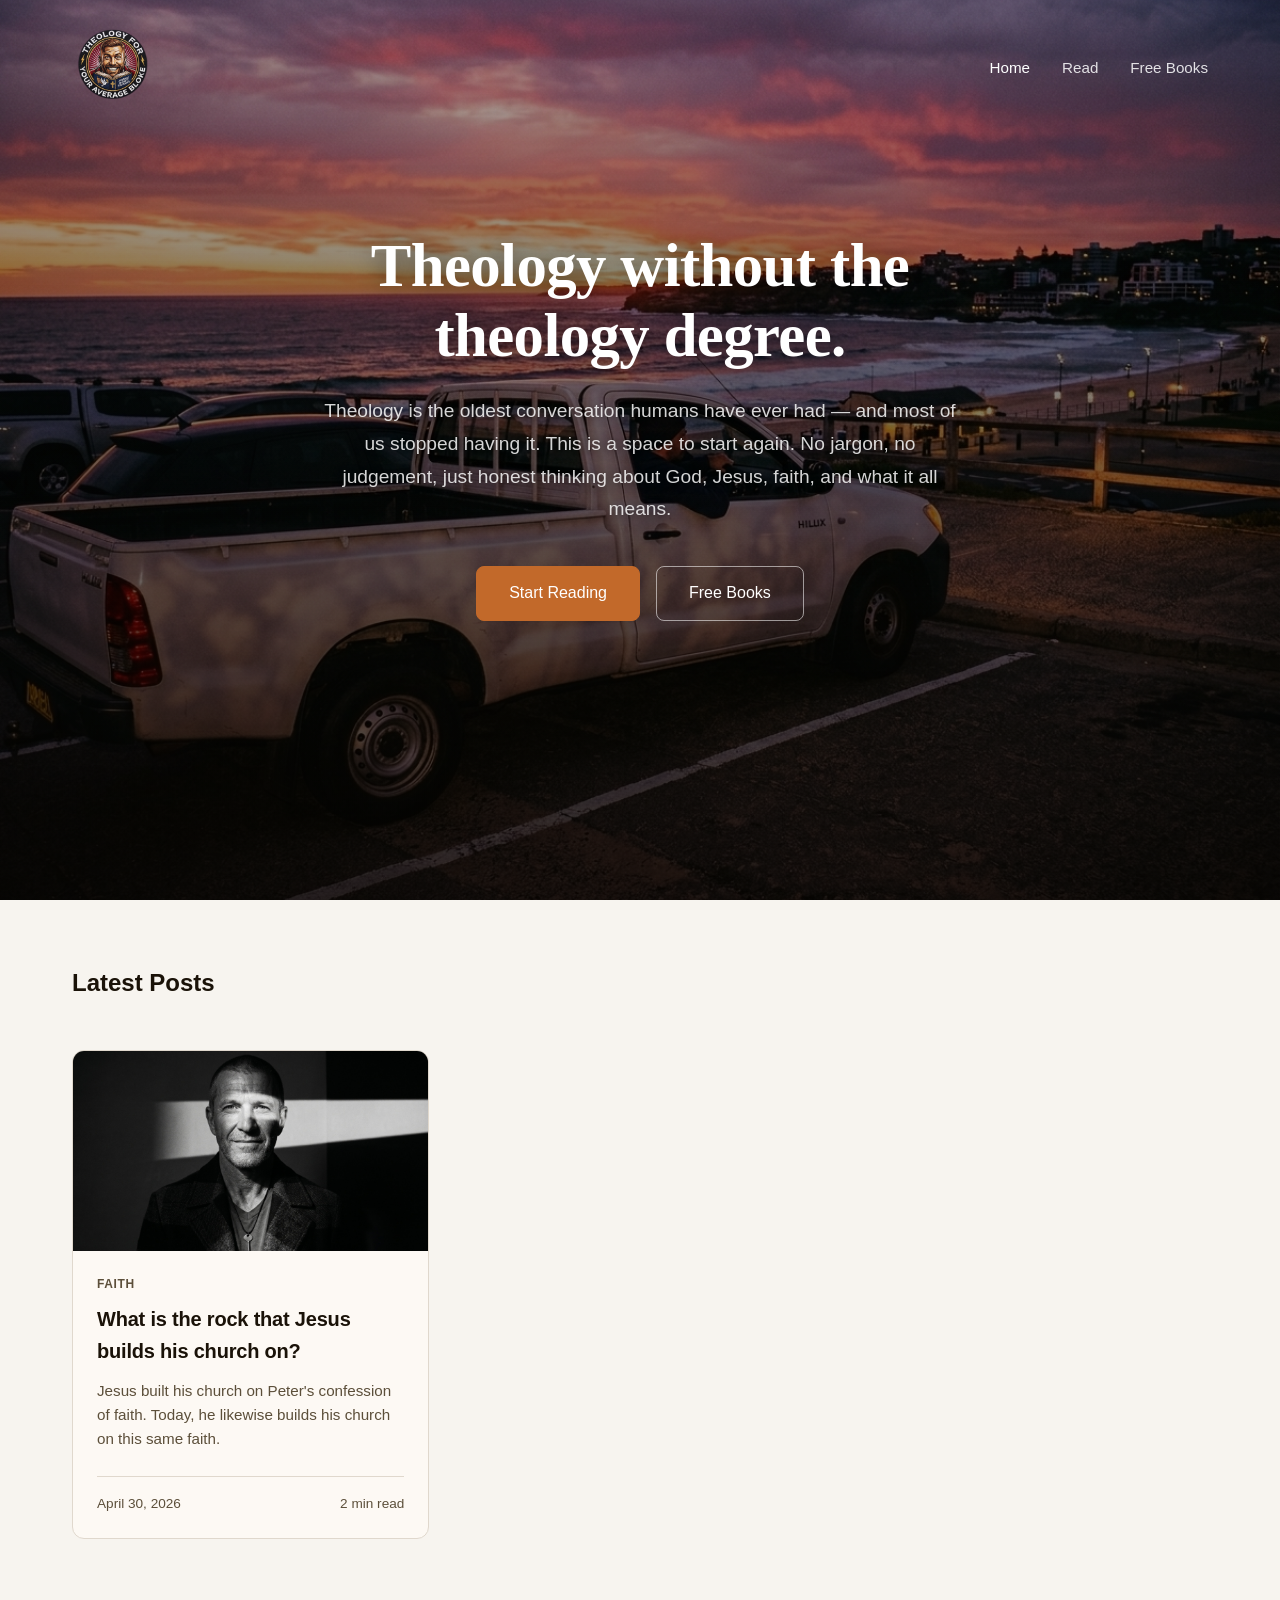
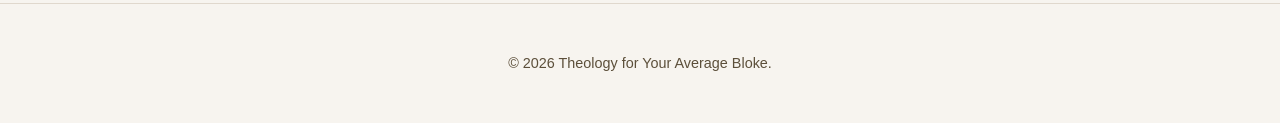
<file: index.html>
<!DOCTYPE html>
<html lang="en">
<head>
    <meta charset="UTF-8">
    <meta name="viewport" content="width=device-width, initial-scale=1.0">
    <title>Theology for Your Average Bloke</title>
    <meta name="description" content="Theology without the theology degree. Honest thinking about God, faith, and what it all means — no jargon, no judgement.">
    <!-- Security Headers -->
    <meta http-equiv="Content-Security-Policy" content="default-src 'self'; img-src 'self' data:; style-src 'self' 'unsafe-inline' https://fonts.googleapis.com; font-src 'self' https://fonts.gstatic.com;">
    <meta http-equiv="X-Content-Type-Options" content="nosniff">
    <meta name="referrer" content="no-referrer-when-downgrade">
    <link rel="stylesheet" href="assets/css/style.css">
    <link rel="icon" type="image/png" href="assets/img/logo_transparent.png">
</head>
<body>
    <header class="home-header">
        <nav>
            <a href="index.html" class="logo">
                <img src="assets/img/logo_transparent.png" alt="Theology for Your Average Bloke" style="height: 80px;">
            </a>
            <div class="nav-links">
                <a href="index.html" class="active">Home</a>
                <a href="blog.html">Read</a>
                <a href="epubs.html">Free Books</a>
            </div>
        </nav>
    </header>

    <section class="hero">
        <div class="hero-bg"></div>
        <div class="hero-overlay"></div>
        <div class="hero-content">
            <h1>Theology without the theology degree.</h1>
            <p>Theology is the oldest conversation humans have ever had — and most of us stopped having it. This is a space to start again. No jargon, no judgement, just honest thinking about God, Jesus, faith, and what it all means.</p>
            <div class="hero-actions">
                <a href="blog.html" class="btn btn-primary">Start Reading</a>
                <a href="epubs.html" class="btn btn-secondary">Free Books</a>
            </div>
        </div>
    </section>

    <main>
        <section>
            <div class="page-header" style="border:none; padding:0; margin-bottom:1rem;">
                <h2 style="font-size: 1.5rem;">Latest Posts</h2>
            </div>
            <div class="grid">
                <!-- Post Card 1 -->
                <article class="card">
                    <a href="post.html" class="card-img-wrapper">
                        <img src="assets/img/post-featured.jpg" alt="Abstract gradient thumbnail">
                    </a>
                    <div class="card-content">
                        <span class="card-tag">Faith</span>
                        <a href="post.html"><h3>What is the rock that Jesus builds his church on?</h3></a>
                        <p>Jesus built his church on Peter's confession of faith. Today, he likewise builds his church on this same faith.</p>
                        <div class="card-footer">
                            <span>April 30, 2026</span>
                            <span>2 min read</span>
                        </div>
                    </div>
                </article>


            </div>
        </section>
    </main>

    <footer>
        <p>&copy; 2026 Theology for Your Average Bloke.</p>
    </footer>

    <script src="assets/js/main.js"></script>
</body>
</html>
</file>
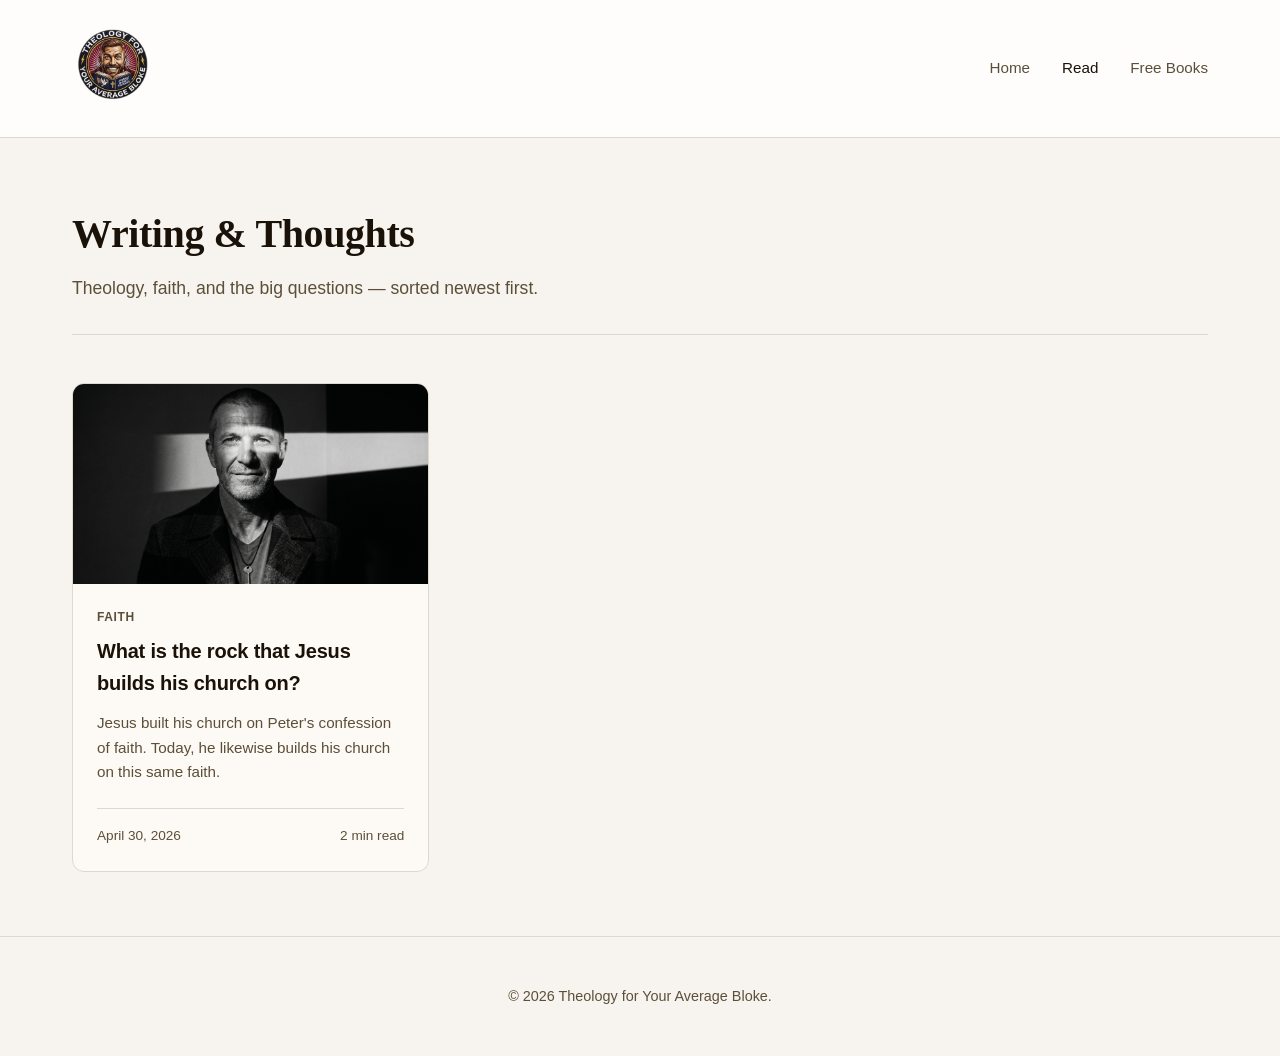
<file: blog.html>
<!DOCTYPE html>
<html lang="en">
<head>
    <meta charset="UTF-8">
    <meta name="viewport" content="width=device-width, initial-scale=1.0">
    <title>Blog | Theology for Your Average Bloke</title>
    <meta name="description" content="All articles and essays.">
    <!-- Security Headers -->
    <meta http-equiv="Content-Security-Policy" content="default-src 'self'; img-src 'self' data:; style-src 'self' 'unsafe-inline' https://fonts.googleapis.com; font-src 'self' https://fonts.gstatic.com;">
    <meta http-equiv="X-Content-Type-Options" content="nosniff">
    <meta name="referrer" content="no-referrer-when-downgrade">
    <link rel="stylesheet" href="assets/css/style.css">
    <link rel="icon" type="image/png" href="assets/img/logo_transparent.png">
</head>
<body>
    <header>
        <nav>
            <a href="index.html" class="logo">
                <img src="assets/img/logo_transparent.png" alt="Theology for Your Average Bloke" style="height: 80px;">
            </a>
            <div class="nav-links">
                <a href="index.html">Home</a>
                <a href="blog.html" class="active">Read</a>
                <a href="epubs.html">Free Books</a>
            </div>
        </nav>
    </header>

    <main>
        <div class="page-header">
            <h1>Writing & Thoughts</h1>
            <p>Theology, faith, and the big questions — sorted newest first.</p>
        </div>

        <div class="grid">
            <!-- Post Card 1 -->
            <article class="card">
                <a href="post.html" class="card-img-wrapper">
                    <img src="assets/img/post-featured.jpg" alt="Abstract gradient thumbnail">
                </a>
                <div class="card-content">
                    <span class="card-tag">Faith</span>
                    <a href="post.html"><h3>What is the rock that Jesus builds his church on?</h3></a>
                    <p>Jesus built his church on Peter's confession of faith. Today, he likewise builds his church on this same faith.</p>
                    <div class="card-footer">
                        <span>April 30, 2026</span>
                        <span>2 min read</span>
                    </div>
                </div>
            </article>


        </div>
    </main>

    <footer>
        <p>&copy; 2026 Theology for Your Average Bloke.</p>
    </footer>

    <script src="assets/js/main.js"></script>
</body>
</html>
</file>
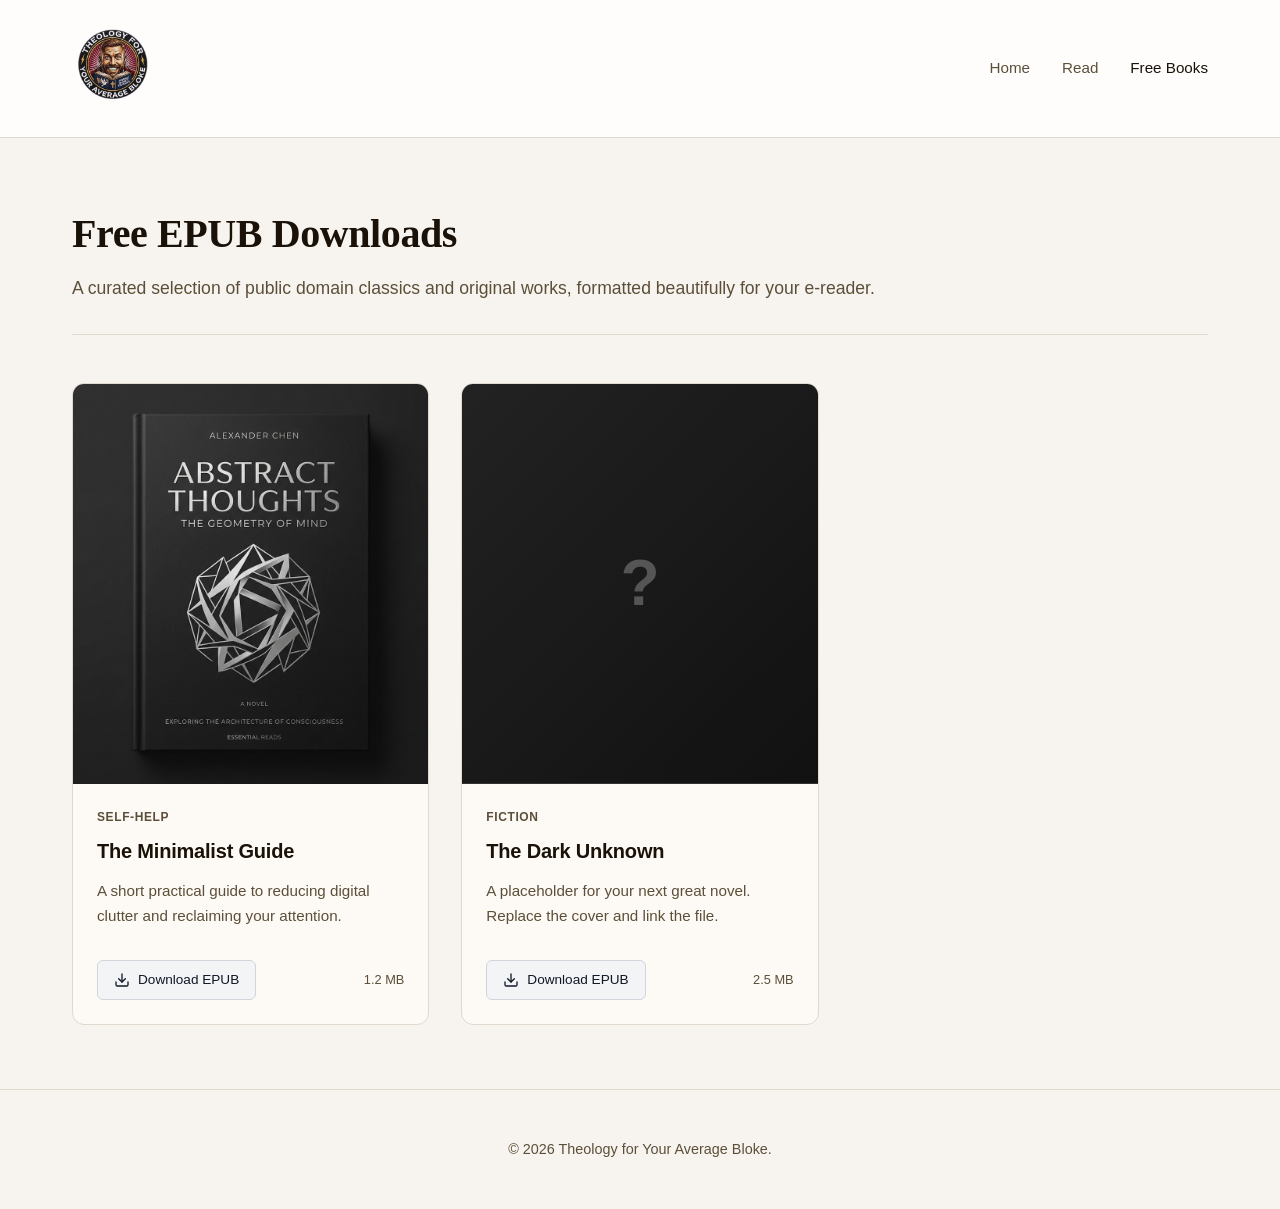
<file: epubs.html>
<!DOCTYPE html>
<html lang="en">
<head>
    <meta charset="UTF-8">
    <meta name="viewport" content="width=device-width, initial-scale=1.0">
    <title>Free EPUBs | Theology for Your Average Bloke</title>
    <meta name="description" content="Download curated free EPUB books.">
    <!-- Security Headers -->
    <meta http-equiv="Content-Security-Policy" content="default-src 'self'; img-src 'self' data:; style-src 'self' 'unsafe-inline' https://fonts.googleapis.com; font-src 'self' https://fonts.gstatic.com;">
    <meta http-equiv="X-Content-Type-Options" content="nosniff">
    <meta name="referrer" content="no-referrer-when-downgrade">
    <link rel="stylesheet" href="assets/css/style.css">
    <link rel="icon" type="image/png" href="assets/img/logo_transparent.png">
</head>
<body>
    <header>
        <nav>
            <a href="index.html" class="logo">
                <img src="assets/img/logo_transparent.png" alt="Theology for Your Average Bloke" style="height: 80px;">
            </a>
            <div class="nav-links">
                <a href="index.html">Home</a>
                <a href="blog.html">Read</a>
                <a href="epubs.html" class="active">Free Books</a>
            </div>
        </nav>
    </header>

    <main>
        <div class="page-header">
            <h1>Free EPUB Downloads</h1>
            <p>A curated selection of public domain classics and original works, formatted beautifully for your e-reader.</p>
        </div>

        <div class="grid">
            <!-- Book Card 1 -->
            <article class="card">
                <div class="card-img-wrapper book-cover">
                    <img src="assets/img/book-cover.png" alt="Book Cover: The Minimalist Guide">
                </div>
                <div class="card-content">
                    <span class="card-tag">Self-Help</span>
                    <h3>The Minimalist Guide</h3>
                    <p>A short practical guide to reducing digital clutter and reclaiming your attention.</p>
                    <div class="card-footer" style="border:none; padding-top:0.5rem;">
                        <a href="#" class="download-btn">
                            <svg width="16" height="16" viewBox="0 0 24 24" fill="none" stroke="currentColor" stroke-width="2" stroke-linecap="round" stroke-linejoin="round">
                                <path d="M21 15v4a2 2 0 0 1-2 2H5a2 2 0 0 1-2-2v-4"></path>
                                <polyline points="7 10 12 15 17 10"></polyline>
                                <line x1="12" y1="15" x2="12" y2="3"></line>
                            </svg>
                            Download EPUB
                        </a>
                        <span style="font-size: 0.8rem;">1.2 MB</span>
                    </div>
                </div>
            </article>

            <!-- Book Card 2 -->
            <article class="card">
                <div class="card-img-wrapper book-cover">
                    <div style="width: 100%; height: 100%; background: linear-gradient(135deg, #222, #111); display:flex; align-items:center; justify-content:center; border-bottom: 1px solid #333;">
                        <span style="color:#555; font-size:4rem; font-weight:700;">?</span>
                    </div>
                </div>
                <div class="card-content">
                    <span class="card-tag">Fiction</span>
                    <h3>The Dark Unknown</h3>
                    <p>A placeholder for your next great novel. Replace the cover and link the file.</p>
                    <div class="card-footer" style="border:none; padding-top:0.5rem;">
                        <a href="#" class="download-btn">
                            <svg width="16" height="16" viewBox="0 0 24 24" fill="none" stroke="currentColor" stroke-width="2" stroke-linecap="round" stroke-linejoin="round">
                                <path d="M21 15v4a2 2 0 0 1-2 2H5a2 2 0 0 1-2-2v-4"></path>
                                <polyline points="7 10 12 15 17 10"></polyline>
                                <line x1="12" y1="15" x2="12" y2="3"></line>
                            </svg>
                            Download EPUB
                        </a>
                        <span style="font-size: 0.8rem;">2.5 MB</span>
                    </div>
                </div>
            </article>
        </div>
    </main>

    <footer>
        <p>&copy; 2026 Theology for Your Average Bloke.</p>
    </footer>

    <script src="assets/js/main.js"></script>
</body>
</html>
</file>
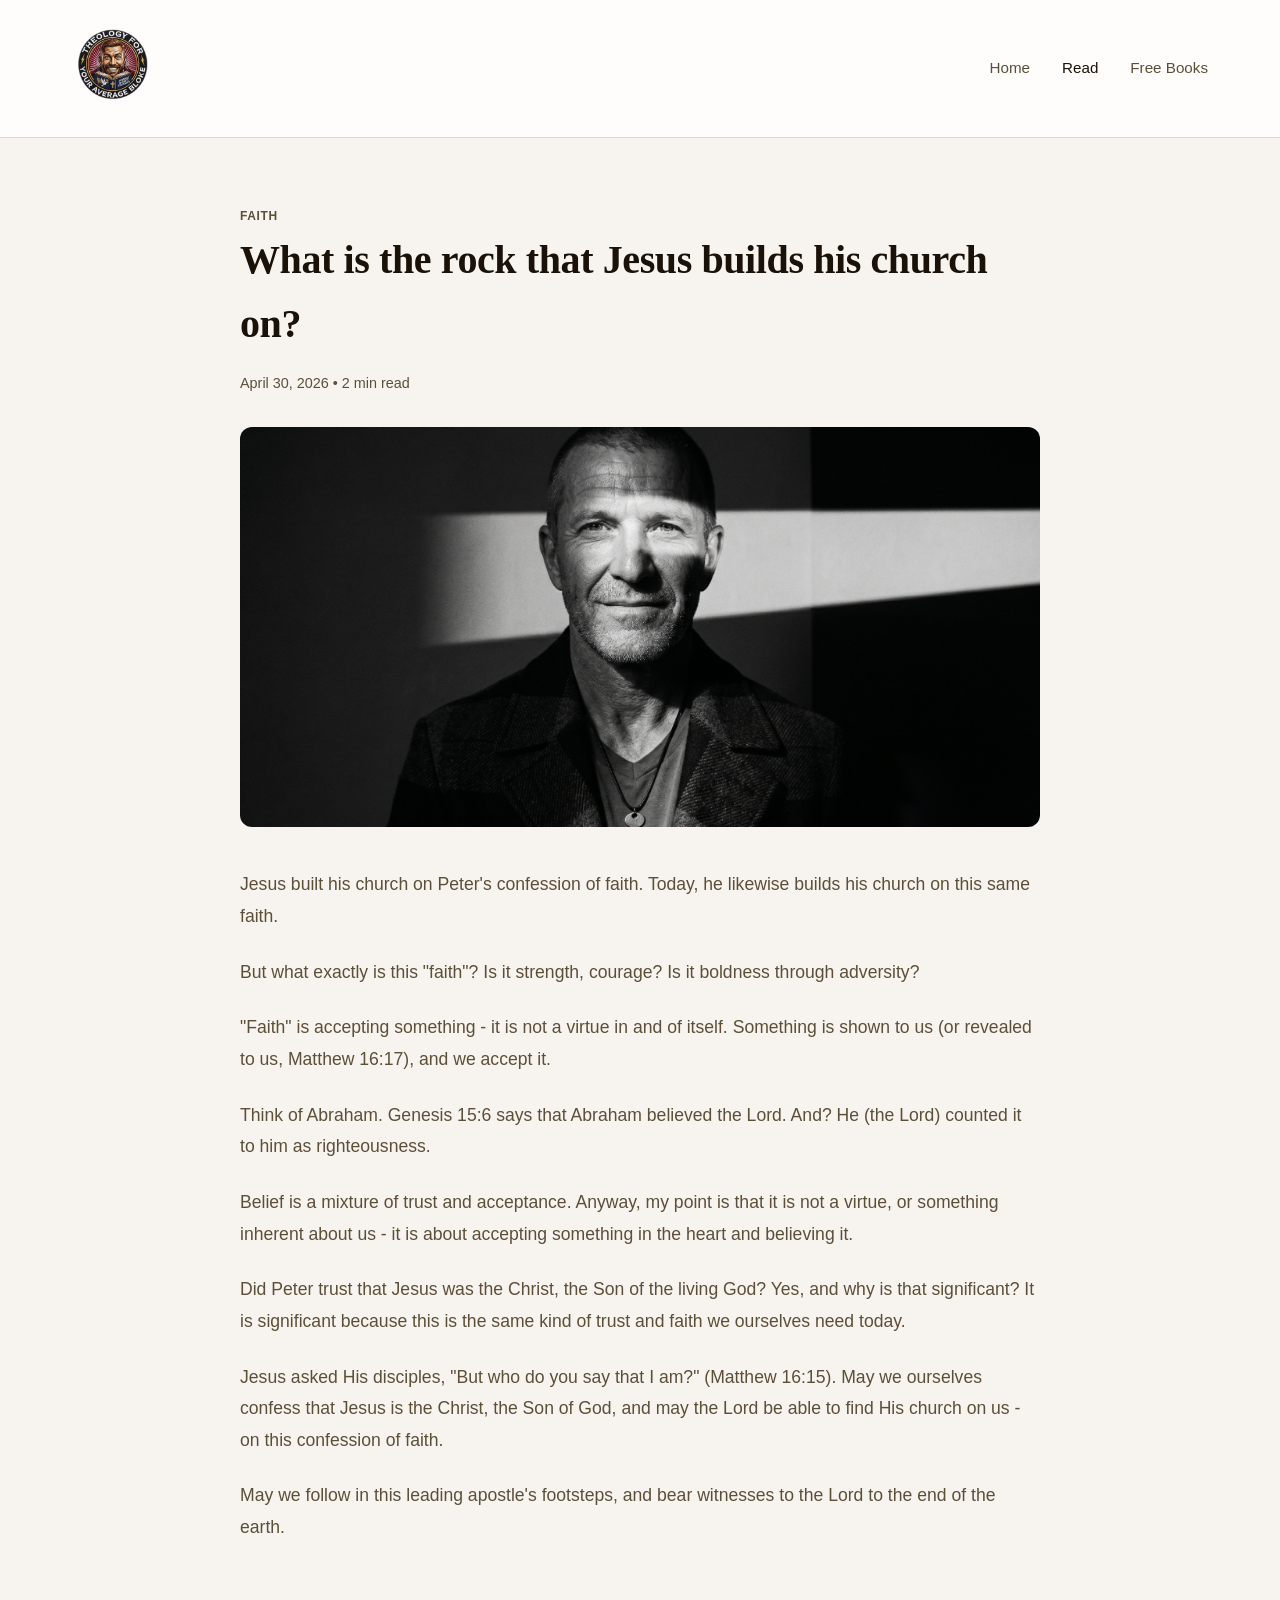
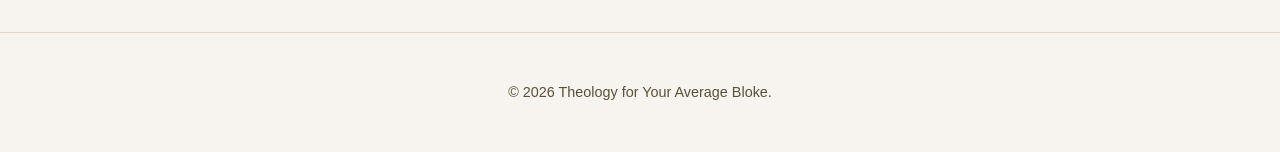
<file: post.html>
<!DOCTYPE html>
<html lang="en">
<head>
    <meta charset="UTF-8">
    <meta name="viewport" content="width=device-width, initial-scale=1.0">
    <title>Blog Post | Theology for Your Average Bloke</title>
    <!-- Security Headers -->
    <meta http-equiv="Content-Security-Policy" content="default-src 'self'; img-src 'self' data:; style-src 'self' 'unsafe-inline' https://fonts.googleapis.com; font-src 'self' https://fonts.gstatic.com;">
    <meta http-equiv="X-Content-Type-Options" content="nosniff">
    <meta name="referrer" content="no-referrer-when-downgrade">
    <link rel="stylesheet" href="assets/css/style.css">
    <link rel="icon" type="image/png" href="assets/img/logo_transparent.png">
</head>
<body>
    <header>
        <nav>
            <a href="index.html" class="logo">
                <img src="assets/img/logo_transparent.png" alt="Theology for Your Average Bloke" style="height: 80px;">
            </a>
            <div class="nav-links">
                <a href="index.html">Home</a>
                <a href="blog.html" class="active">Read</a>
                <a href="epubs.html">Free Books</a>
            </div>
        </nav>
    </header>

    <main>
        <div class="page-header" style="max-width: 800px; margin: 0 auto; border: none;">
            <span class="card-tag">Faith</span>
            <h1>What is the rock that Jesus builds his church on?</h1>
            <p style="margin-top: 1rem; font-size: 0.9rem;">April 30, 2026 • 2 min read</p>
        </div>

        <div class="post-content">
            <img src="assets/img/post-featured.jpg" alt="Blog cover image" style="width: 100%; height: 400px; object-fit: cover; border-radius: 12px; margin-bottom: 2rem;">
            
            <p>Jesus built his church on Peter's confession of faith. Today, he likewise builds his church on this same faith.</p>
            
            <p>But what exactly is this "faith"? Is it strength, courage? Is it boldness through adversity?</p>
            
            <p>"Faith" is accepting something - it is not a virtue in and of itself. Something is shown to us (or revealed to us, Matthew 16:17), and we accept it.</p>
            
            <p>Think of Abraham. Genesis 15:6 says that Abraham believed the Lord. And? He (the Lord) counted it to him as righteousness.</p>
            
            <p>Belief is a mixture of trust and acceptance. Anyway, my point is that it is not a virtue, or something inherent about us - it is about accepting something in the heart and believing it.</p>
            
            <p>Did Peter trust that Jesus was the Christ, the Son of the living God? Yes, and why is that significant? It is significant because this is the same kind of trust and faith we ourselves need today.</p>
            
            <p>Jesus asked His disciples, "But who do you say that I am?" (Matthew 16:15). May we ourselves confess that Jesus is the Christ, the Son of God, and may the Lord be able to find His church on us - on this confession of faith.</p>
            
            <p>May we follow in this leading apostle's footsteps, and bear witnesses to the Lord to the end of the earth.</p>
        </div>
    </main>

    <footer>
        <p>&copy; 2026 Theology for Your Average Bloke.</p>
    </footer>

    <script src="assets/js/main.js"></script>
</body>
</html>
</file>
<file: assets/css/style.css>
@import url('https://fonts.googleapis.com/css2?family=Inter:wght@300;400;500;600;700&family=Playfair+Display:wght@600;700&display=swap');

:root {
  --bg-color: #f7f4ef;
  --surface-color: #fdf9f4;
  --surface-hover: #f0ebe3;
  --border-color: #e0d8cd;
  --text-primary: #1a1208;
  --text-secondary: #5c4f3a;
  --accent-color: #c2692a;
  --accent-hover: #a8571f;
  --transition: all 0.3s ease;
}

* {
  box-sizing: border-box;
  margin: 0;
  padding: 0;
}

body {
  font-family: 'Inter', sans-serif;
  background-color: var(--bg-color);
  color: var(--text-primary);
  line-height: 1.6;
  -webkit-font-smoothing: antialiased;
  min-height: 100vh;
  display: flex;
  flex-direction: column;
}

a {
  color: var(--text-primary);
  text-decoration: none;
  transition: var(--transition);
}

a:hover {
  color: var(--text-secondary);
}

/* Header & Navigation */
header {
  border-bottom: 1px solid var(--border-color);
  background-color: rgba(255, 255, 255, 0.8);
  backdrop-filter: blur(12px);
  position: sticky;
  top: 0;
  z-index: 100;
}

nav {
  max-width: 1200px;
  margin: 0 auto;
  padding: 1.5rem 2rem;
  display: flex;
  justify-content: space-between;
  align-items: center;
}

.logo {
  font-weight: 700;
  font-size: 1.25rem;
  letter-spacing: -0.02em;
}

.nav-links {
  display: flex;
  gap: 2rem;
}

.nav-links a {
  font-size: 0.95rem;
  font-weight: 500;
  color: var(--text-secondary);
}

.nav-links a:hover,
.nav-links a.active {
  color: var(--text-primary);
}

/* Home-specific Transparent Header */
.home-header {
  position: absolute;
  width: 100%;
  background-color: transparent;
  backdrop-filter: none;
  border-bottom: none;
}

.home-header .nav-links a {
  color: rgba(255, 255, 255, 0.85);
}

.home-header .nav-links a:hover,
.home-header .nav-links a.active {
  color: #ffffff;
}

/* Main Content Layout */
main {
  flex: 1;
  max-width: 1200px;
  margin: 0 auto;
  padding: 4rem 2rem;
  width: 100%;
}

/* Hero Section — Full Bleed */
.hero {
  position: relative;
  width: 100%;
  min-height: 100vh;
  display: flex;
  align-items: center;
  justify-content: center;
  text-align: center;
  overflow: hidden;
  padding: 0;
  margin: 0;
}

.hero-bg {
  position: absolute;
  inset: 0;
  background-image: url('../img/Man_sitting_in_Toyota_Hilux_202605021334.jpeg');
  background-size: cover;
  background-position: center 40%;
  animation: heroReveal 3.5s cubic-bezier(0.25, 0.46, 0.45, 0.94) forwards;
  opacity: 0;
  transform: scale(1.06);
}

@keyframes heroReveal {
  0%   { opacity: 0; transform: scale(1.06); }
  100% { opacity: 1; transform: scale(1); }
}

.hero-overlay {
  position: absolute;
  inset: 0;
  background: linear-gradient(
    to bottom,
    rgba(5, 3, 1, 0.30) 0%,
    rgba(5, 3, 1, 0.52) 50%,
    rgba(5, 3, 1, 0.82) 100%
  );
  z-index: 1;
}

.hero-content {
  position: relative;
  z-index: 2;
  max-width: 780px;
  padding: 2rem 2rem 5rem;
}

.hero h1 {
  font-family: 'Playfair Display', Georgia, serif;
  font-size: clamp(2.2rem, 5vw, 3.8rem);
  font-weight: 700;
  letter-spacing: -0.01em;
  margin-bottom: 1.5rem;
  line-height: 1.15;
  background: none;
  -webkit-background-clip: unset;
  -webkit-text-fill-color: #ffffff;
  color: #ffffff;
  text-shadow: 0 2px 24px rgba(0, 0, 0, 0.45);
}

.hero p {
  font-size: clamp(1rem, 2vw, 1.2rem);
  color: rgba(255, 255, 255, 0.83);
  margin-bottom: 2.5rem;
  line-height: 1.7;
  text-shadow: 0 1px 10px rgba(0, 0, 0, 0.55);
  max-width: 640px;
  margin-left: auto;
  margin-right: auto;
}

.hero-actions {
  display: flex;
  gap: 1rem;
  justify-content: center;
  flex-wrap: wrap;
}

/* Button overrides inside hero (dark background) */
.hero .btn-primary {
  background-color: var(--accent-color);
  border-color: var(--accent-color);
  color: #ffffff;
  padding: 0.85rem 2rem;
  font-size: 1rem;
}

.hero .btn-primary:hover {
  background-color: var(--accent-hover);
  border-color: var(--accent-hover);
}

.hero .btn-secondary {
  background-color: transparent;
  border-color: rgba(255, 255, 255, 0.55);
  color: #ffffff;
  margin-left: 0;
  padding: 0.85rem 2rem;
  font-size: 1rem;
}

.hero .btn-secondary:hover {
  border-color: #ffffff;
  background-color: rgba(255, 255, 255, 0.1);
}

.btn {
  display: inline-block;
  padding: 0.75rem 1.5rem;
  border-radius: 8px;
  font-weight: 500;
  font-size: 0.95rem;
  cursor: pointer;
  transition: var(--transition);
}

.btn-primary {
  background-color: var(--accent-color);
  color: #ffffff;
  border: 1px solid var(--accent-color);
}

.btn-primary:hover {
  background-color: var(--accent-hover);
  border-color: var(--accent-hover);
  color: #ffffff;
}

.btn-secondary {
  background-color: transparent;
  color: var(--text-primary);
  border: 1px solid var(--border-color);
  margin-left: 1rem;
}

.btn-secondary:hover {
  border-color: var(--text-secondary);
}

/* Grid Layouts for Cards */
.grid {
  display: grid;
  grid-template-columns: repeat(auto-fill, minmax(320px, 1fr));
  gap: 2rem;
  margin-top: 3rem;
}

/* Cards (Blog & Books) */
.card {
  background-color: var(--surface-color);
  border: 1px solid var(--border-color);
  border-radius: 12px;
  overflow: hidden;
  transition: var(--transition);
  display: flex;
  flex-direction: column;
}

.card:hover {
  transform: translateY(-4px);
  border-color: #333;
  box-shadow: 0 10px 40px rgba(0,0,0,0.08);
}

.card-img-wrapper {
  position: relative;
  width: 100%;
  height: 200px;
  overflow: hidden;
}

.card-img-wrapper.book-cover {
  height: 400px;
}

.card img {
  width: 100%;
  height: 100%;
  object-fit: cover;
  transition: transform 0.5s ease;
}

.card:hover img {
  transform: scale(1.05);
}

.card-content {
  padding: 1.5rem;
  flex: 1;
  display: flex;
  flex-direction: column;
}

.card-tag {
  font-size: 0.75rem;
  text-transform: uppercase;
  letter-spacing: 0.05em;
  color: var(--text-secondary);
  margin-bottom: 0.5rem;
  font-weight: 600;
}

.card h3 {
  font-size: 1.25rem;
  font-weight: 600;
  margin-bottom: 0.75rem;
  letter-spacing: -0.01em;
}

.card p {
  color: var(--text-secondary);
  font-size: 0.95rem;
  margin-bottom: 1.5rem;
  flex: 1;
}

.card-footer {
  display: flex;
  justify-content: space-between;
  align-items: center;
  border-top: 1px solid var(--border-color);
  padding-top: 1rem;
  font-size: 0.85rem;
  color: var(--text-secondary);
}

/* Downloads specifically */
.download-btn {
  background-color: #f3f4f6;
  color: #111827;
  border: 1px solid #d1d5db;
  padding: 0.5rem 1rem;
  border-radius: 6px;
  font-size: 0.85rem;
  display: inline-flex;
  align-items: center;
  gap: 0.5rem;
}

.download-btn:hover {
  background-color: #111827;
  color: #ffffff;
}

/* Page Headers */
.page-header {
  margin-bottom: 3rem;
  border-bottom: 1px solid var(--border-color);
  padding-bottom: 2rem;
}

.page-header h1 {
  font-family: 'Playfair Display', Georgia, serif;
  font-size: 2.5rem;
  font-weight: 700;
  letter-spacing: -0.01em;
  margin-bottom: 0.5rem;
}

.page-header p {
  color: var(--text-secondary);
  font-size: 1.1rem;
}

/* Footer */
footer {
  border-top: 1px solid var(--border-color);
  padding: 3rem 2rem;
  text-align: center;
  color: var(--text-secondary);
  font-size: 0.9rem;
  margin-top: auto;
}

/* Responsive */
@media (max-width: 768px) {
  .hero h1 { font-size: 2.5rem; }
  .nav-links { display: none; } /* Simple hiding for mobile for now, or build hamburger */
}

/* Post Content Styling */
.post-content {
  max-width: 800px;
  margin: 0 auto;
  font-size: 1.1rem;
  line-height: 1.8;
}
.post-content h2 {
  font-family: 'Playfair Display', Georgia, serif;
  font-size: 2rem;
  margin: 3rem 0 1rem;
  color: var(--text-primary);
}
.post-content p {
  margin-bottom: 1.5rem;
  color: var(--text-secondary);
}
</file>
